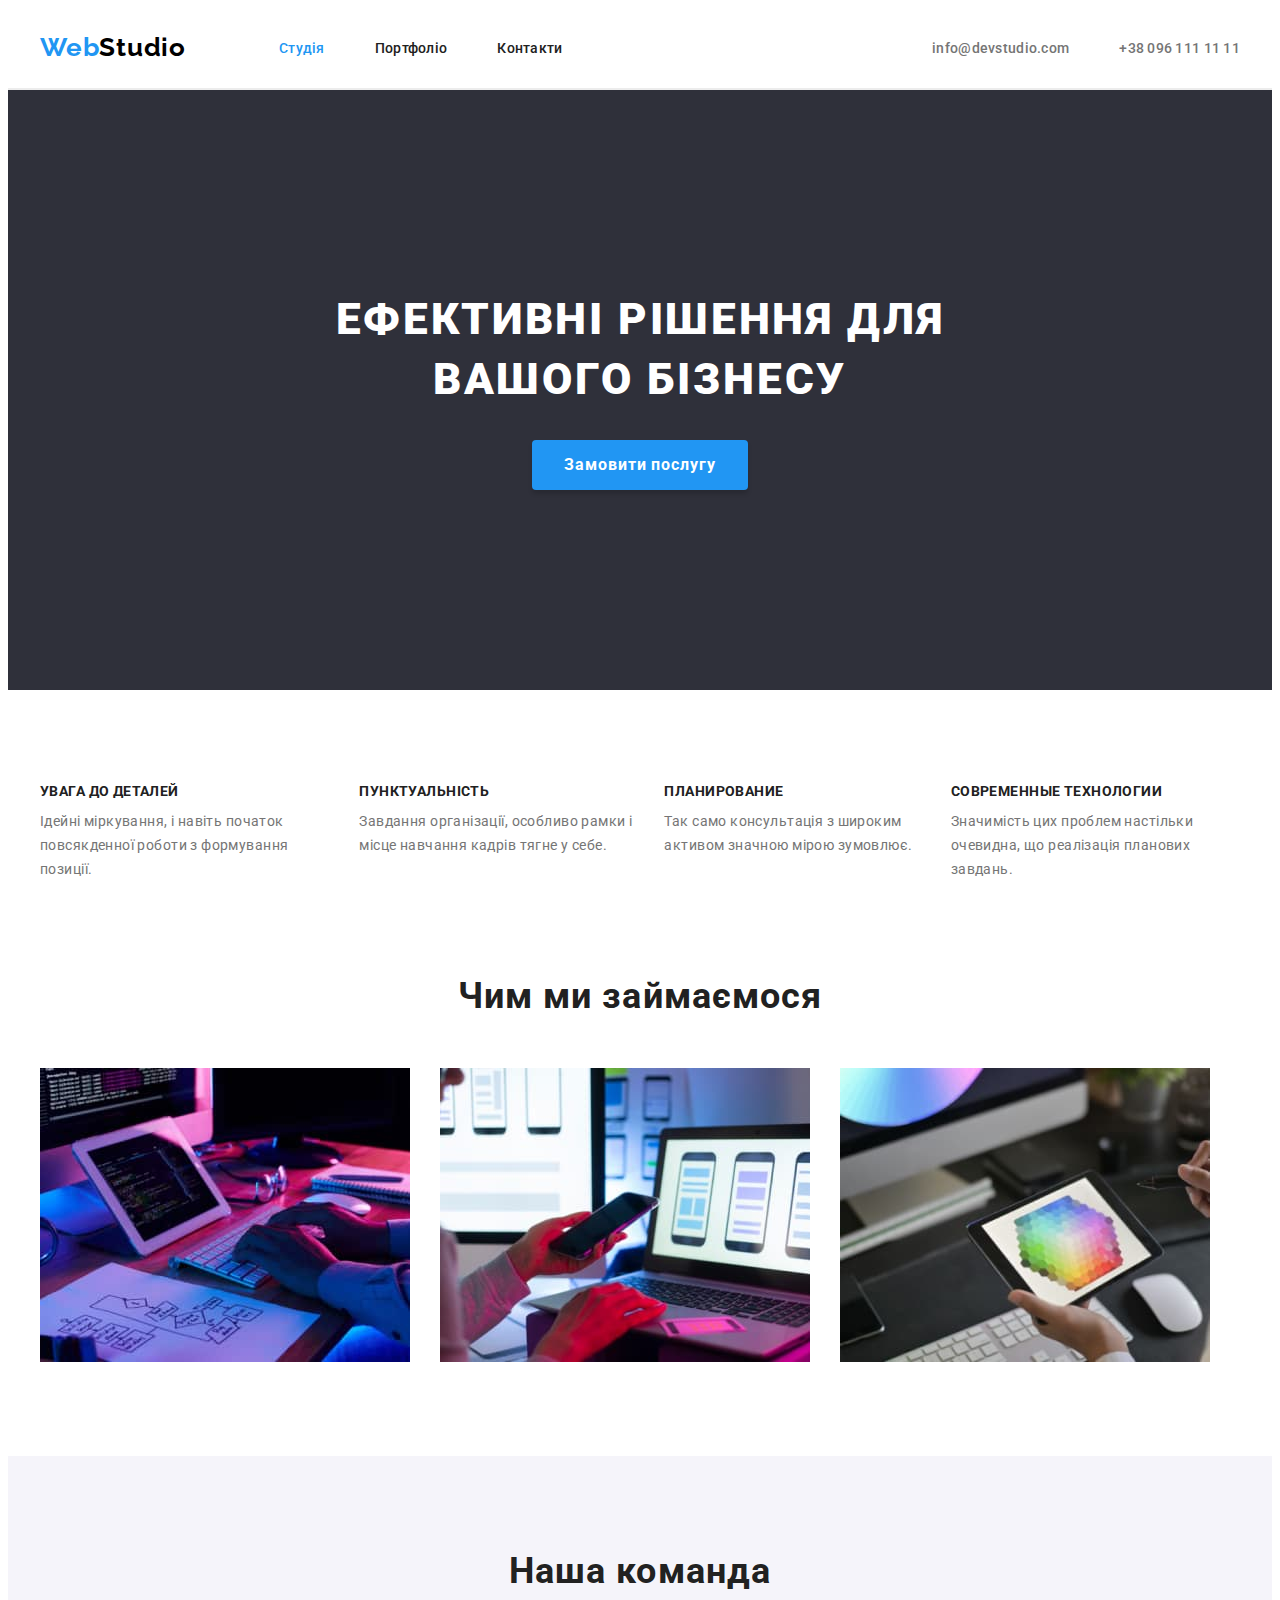
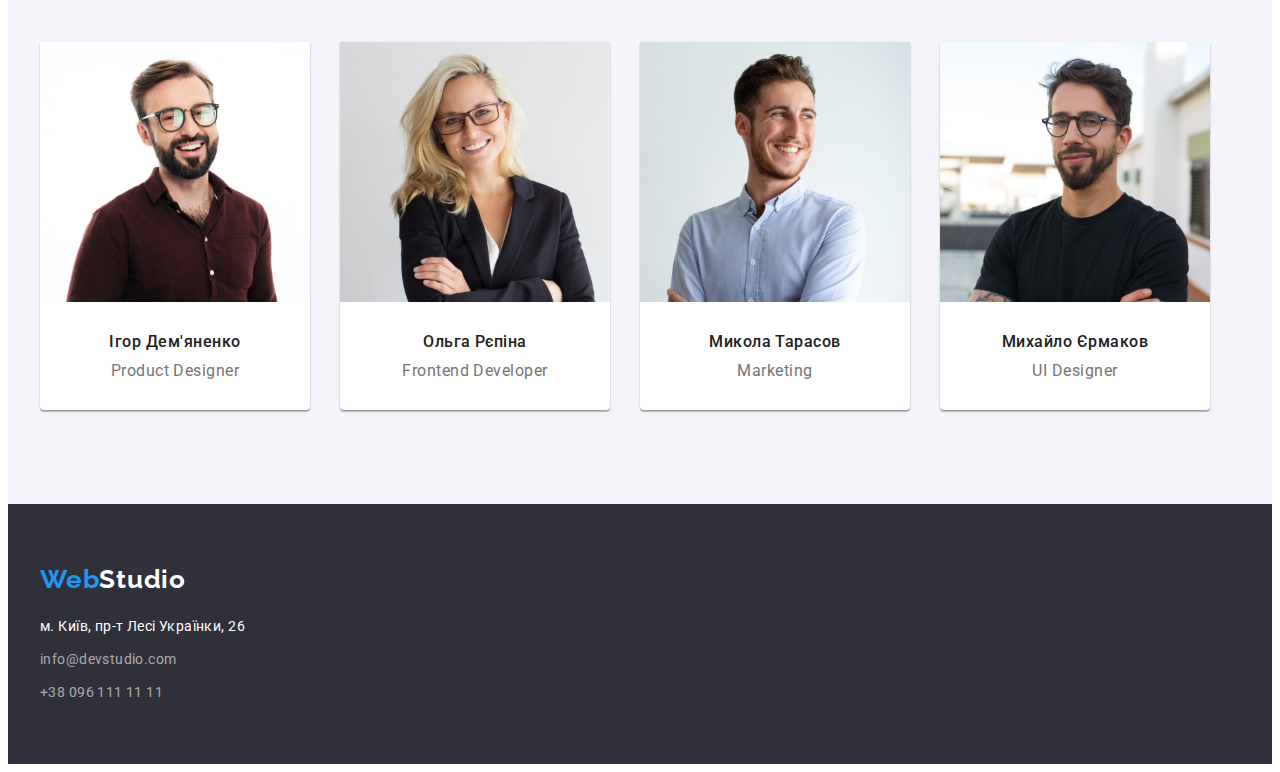
<file: index.html>
<!DOCTYPE html>
<html lang="ua">
	<head>
		<meta charset="UTF-8" />
		<meta http-equiv="X-UA-Compatible" content="IE=edge" />
		<meta name="viewport" content="width=device-width, initial-scale=1.0" />
		<title>WebStudio</title>
		<link rel="preconnect" href="https://fonts.googleapis.com" />
		<link rel="preconnect" href="https://fonts.gstatic.com" crossorigin />
		<link
			href="https://fonts.googleapis.com/css2?family=Raleway:wght@700&family=Roboto:wght@400;500;700;900&display=swap"
			rel="stylesheet"
		/>
		<link rel="stylesheet" href="https://cdnjs.cloudflare.com/ajax/libs/modern-normalize/1.1.0/modern-normalize.min.css" integrity="sha512-wpPYUAdjBVSE4KJnH1VR1HeZfpl1ub8YT/NKx4PuQ5NmX2tKuGu6U/JRp5y+Y8XG2tV+wKQpNHVUX03MfMFn9Q==" crossorigin="anonymous" referrerpolicy="no-referrer" />
		<link rel="stylesheet" href="./css/styles.css" />
	</head>

	<body>
		<header class="header">
			<div class="container header-flex">
				<nav class="header-nav">
					<a href="./index.html" class="logo">
						<span class="web-blue">Web</span><span class="studio-black">Studio</span>
					</a>
					<ul class="header-nav-list">
						<li class="nav-item"><a class="link" href="./index.html"><span class="current">Студія</span></a></li>
						<li class="nav-item"><a class="link" href="./portfolio.html">Портфоліо</a></li>
						<li class="nav-item"><a class="link" href="./contacts.html">Контакти</a></li>
					</ul>
				</nav>
				<ul class="header-contacts">
					<li class="header-mail"><a class="link" href="mailto:info@devstudio.com">info@devstudio.com</a></li>
					<li class="header-tel"><a class="link" href="tel:+380961111111">+38 096 111 11 11</a></li>
				</ul>
			</div>
		</header>

		<main class="studio">
			<section class="studio-hero">
				<div class="container">								
						<h1 class="studio-banner">Ефективні рішення для вашого бізнесу</h1>
						<button type="button" class="hero-button">Замовити послугу</button>
				</div>
			</section>
			<section class="studio-advantage section">
				<div class="container">
					<h2 class="advantage-banner">Преимущества</h2>
					<ul class="advantage-list">
						<li class="advantage-item">
							<h3 class="advantage-item-banner">Увага до деталей</h3>
							<p class="advantage-item-text">
								Ідейні міркування, і навіть початок повсякденної роботи з формування позиції.
							</p>
						</li>
						<li class="advantage-item">
							<h3 class="advantage-item-banner">Пунктуальність</h3>
							<p class="advantage-item-text">
								Завдання організації, особливо рамки і місце навчання кадрів тягне у себе.
							</p>
						</li>
						<li class="advantage-item">
							<h3 class="advantage-item-banner">Планирование</h3>
							<p class="advantage-item-text">
								Так само консультація з широким активом значною мірою зумовлює.
							</p>
						</li>
						<li class="advantage-item">
							<h3 class="advantage-item-banner">Современные технологии</h3>
							<p class="advantage-item-text">
								Значимість цих проблем настільки очевидна, що реалізація планових завдань.
							</p>
						</li>
					</ul>
				</div>
			</section>
			<section class="studio-act">
				<div class="container">
					<h2 class="act-banner">Чим ми займаємося</h2>
					<ul class="actions">
						<li class="act-type">
							<img src="./images/box1.jpg" alt="Вечерний офис" width="370" />
						</li>
						<li class="act-type">
							<img src="./images/box2.jpg" alt="Дневной офис" width="370" />
						</li>
						<li class="act-type">
							<img src="./images/box3.jpg" alt="Палитра цветов" width="370" />
						</li>
					</ul>
				</div>				
			</section>
			<section class="studio-team section">
				<div class="container">
					<h2 class="team-banner">Наша команда</h2>
					<ul class="team-list">
						<li class="team-item">
							<img src="images/face1.jpg" alt="Ігор Дем'яненко" width="270" />
							<h3 class="team-name">Ігор Дем'яненко</h3>
							<p lang="en" class="team-job">Product Designer</p>
						</li>
						<li class="team-item">
							<img src="images/face2.jpg" alt="Ольга Рєпіна" width="270" />
							<h3 class="team-name">Ольга Рєпіна</h3>
							<p lang="en" class="team-job">Frontend Developer</p>
						</li>
						<li class="team-item">
							<img src="images/face3.jpg" alt="Микола Тарасов" width="270" />
							<h3 class="team-name">Микола Тарасов</h3>
							<p lang="en" class="team-job">Marketing</p>
						</li>
						<li class="team-item">
							<img src="images/face4.jpg" alt="Михайло Єрмаков" width="270" />
							<h3 class="team-name">Михайло Єрмаков</h3>
							<p lang="en" class="team-job">UI Designer</p>
						</li>
					</ul>
				</div>
			</section>
		</main>

		<footer class="footer">
			<div class="container">
				<div class="footer-logo">
					<a href="./index.html">
						<span class="web-blue">Web</span><span class="studio-white">Studio</span>
					</a>
				</div>
				<address class="footer-address">
					<ul class="footer-address-list">
						<li class="address-map footer-item">
							<a
								class="map"
								href="https://goo.gl/maps/Ut4Wyp9AqgRRf6S79"
								target="_blank"
								rel="noopener noreferrer nofollow "
							>
								м. Київ, пр-т Лесі Українки, 26
							</a>
						</li>
						<li class="address-mail footer-item"><a href="mailto:info@devstudio.com">info@devstudio.com</a></li>
						<li class="address-tel footer-item"><a href="tel:+380961111111">+38 096 111 11 11</a></li>
					</ul>
				</address>
			</div>
		</footer>
	</body>
</html>
</file>
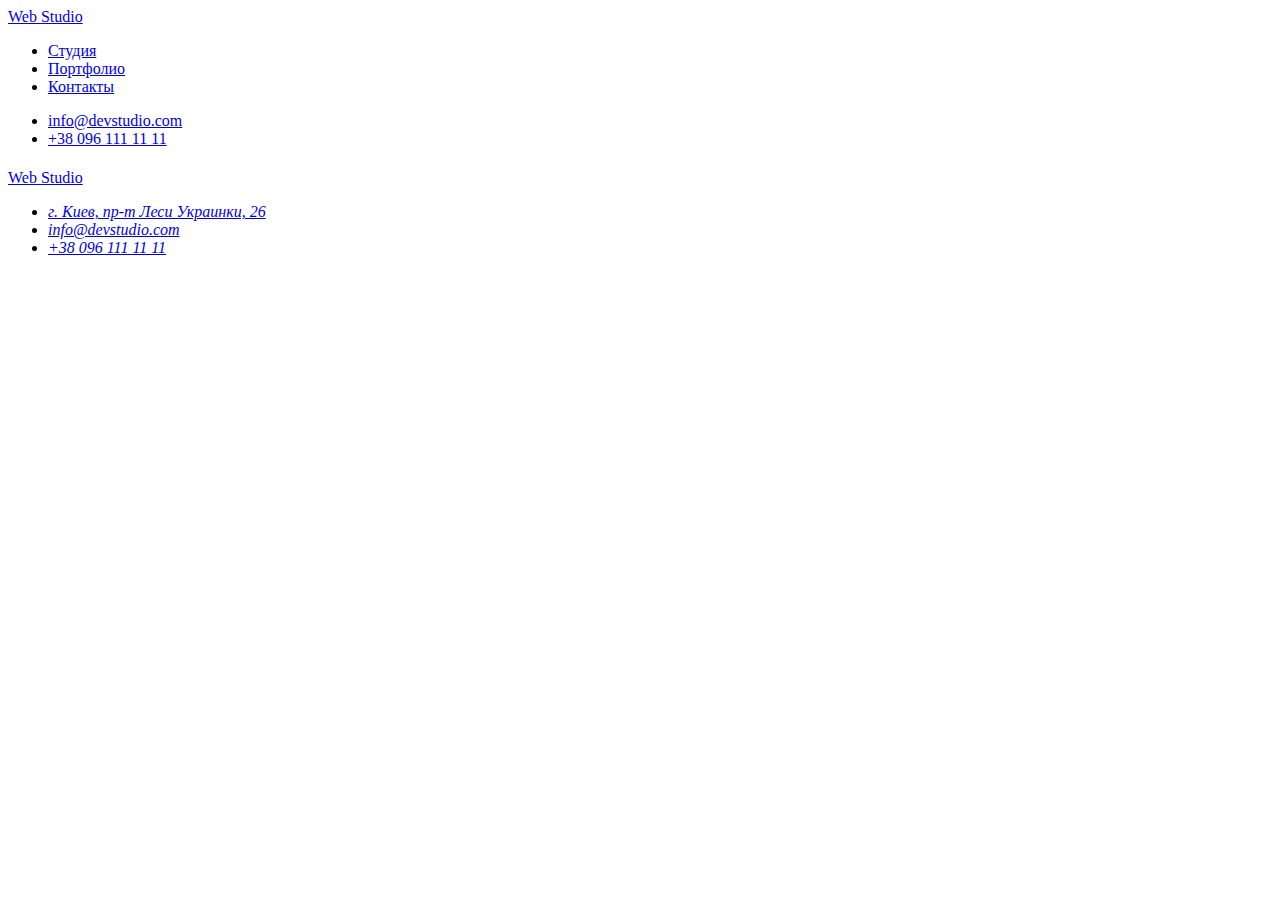
<file: contacts.html>
<!DOCTYPE html>
<html lang="ru">
	<head>
		<meta charset="UTF-8" />
		<meta http-equiv="X-UA-Compatible" content="IE=edge" />
		<meta name="viewport" content="width=device-width, initial-scale=1.0" />
		<title>WebStudio</title>
	</head>
	<body>
		<header>
			<nav>
				<a href="./index.html">
					<span>Web</span>
					<span>Studio</span>
				</a>
				<ul>
					<li><a href="./studio.html">Студия</a></li>
					<li><a href="./portfolio.html">Портфолио</a></li>
					<li><a href="./contacts.html">Контакты</a></li>
				</ul>
			</nav>
			<ul>
				<li><a href="mailto:info@devstudio.com">info@devstudio.com</a></li>
				<li><a href="tel:+380961111111">+38 096 111 11 11</a></li>
			</ul>
		</header>

		<main>
			<section>
				<h1></h1>
			</section>
		</main>

		<footer>
			<a href="./index.html">
				<span>Web</span>
				<span>Studio</span>
			</a>
			<address>
				<ul>
					<li>
						<a href="https://goo.gl/maps/Ut4Wyp9AqgRRf6S79" target="_blank" rel="noopener noreferrer nofollow ">
							г. Киев, пр-т Леси Украинки, 26
						</a>
					</li>
					<li><a href="mailto:info@devstudio.com">info@devstudio.com</a></li>
					<li><a href="tel:+380961111111">+38 096 111 11 11</a></li>
				</ul>
			</address>
		</footer>
	</body>
</html>
</file>
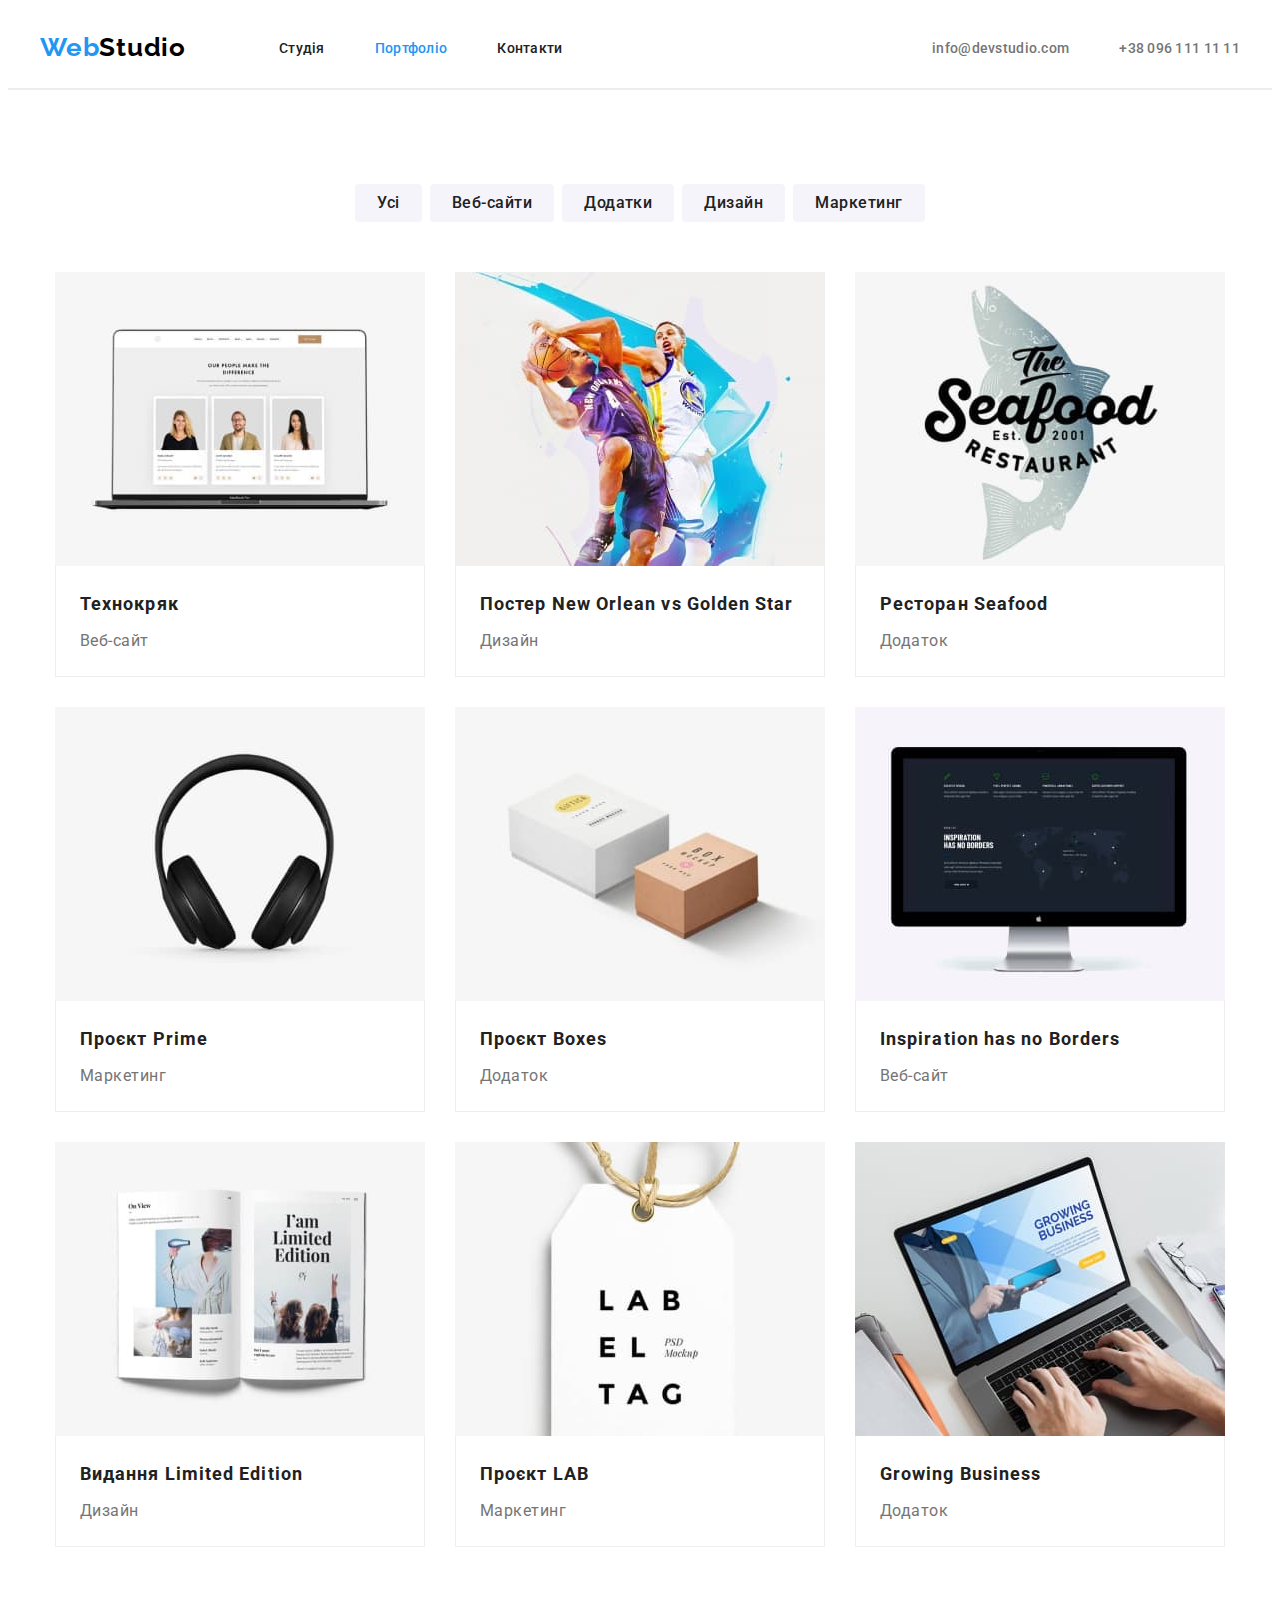
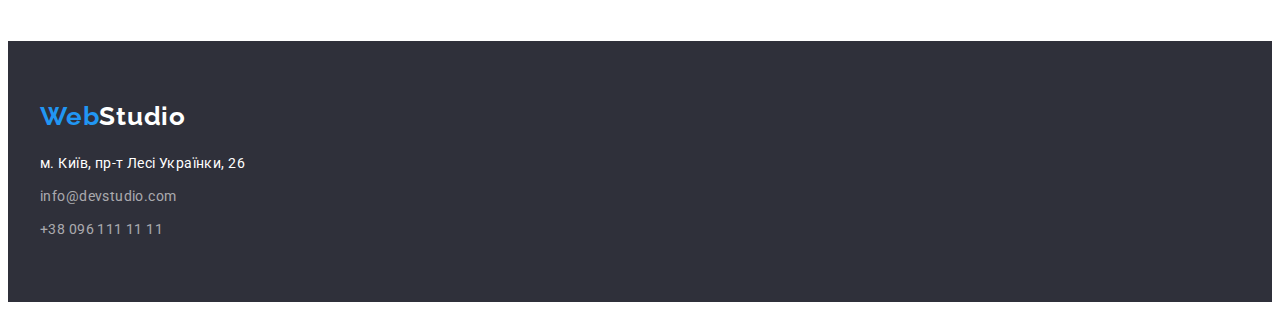
<file: portfolio.html>
<!DOCTYPE html>
<html lang="ua">
	<head>
		<meta charset="UTF-8" />
		<meta http-equiv="X-UA-Compatible" content="IE=edge" />
		<meta name="viewport" content="width=device-width, initial-scale=1.0" />
		<title>WebStudio</title>
		<link rel="preconnect" href="https://fonts.googleapis.com" />
		<link rel="preconnect" href="https://fonts.gstatic.com" crossorigin />
		<link
			href="https://fonts.googleapis.com/css2?family=Raleway:wght@700&family=Roboto:wght@400;500;700;900&display=swap"
			rel="stylesheet"
		/>
		<link rel="stylesheet" href="https://cdnjs.cloudflare.com/ajax/libs/modern-normalize/1.1.0/modern-normalize.min.css" integrity="sha512-wpPYUAdjBVSE4KJnH1VR1HeZfpl1ub8YT/NKx4PuQ5NmX2tKuGu6U/JRp5y+Y8XG2tV+wKQpNHVUX03MfMFn9Q==" crossorigin="anonymous" referrerpolicy="no-referrer" />
		<link rel="stylesheet" href="./css/styles.css" />
	</head>

	<body>
		<header class="header">
			<div class="container header-flex">
				<nav class="header-nav">
					<a href="./index.html" class="logo">
						<span class="web-blue">Web</span><span class="studio-black">Studio</span>
					</a>
					<ul class="header-nav-list">
						<li class="nav-item"><a class="link" href="./index.html">Студія</a></li>
						<li class="nav-item"><a class="link" href="./portfolio.html"><span class="current">Портфоліо</span></a></li>
						<li class="nav-item"><a class="link" href="./contacts.html">Контакти</a></li>
					</ul>
				</nav>
				<ul class="header-contacts">
					<li class="header-mail"><a class="link" href="mailto:info@devstudio.com">info@devstudio.com</a></li>
					<li class="header-tel"><a class="link" href="tel:+380961111111">+38 096 111 11 11</a></li>
				</ul>
			</div>
		</header>

		<main>
			<section class="portf section">
				<div class="container">
					<h1 class="portf-btn-banner">Типы проэктов</h1>
					<ul class="portf-btn-list">
						<li class="portf-btn-type"><button type="button">Усі</button></li>
						<li class="portf-btn-type"><button type="button">Веб-сайти</button></li>
						<li class="portf-btn-type"><button type="button">Додатки</button></li>
						<li class="portf-btn-type"><button type="button">Дизайн</button></li>
						<li class="portf-btn-type"><button type="button">Маркетинг</button></li>
					</ul>			
					
					<h2 class="portf-proj-banner">Последние проэкты</h2>
					<ul class="portf-proj-list">
						<li class="portf-proj">
							<img src="images/portfolio1.jpg" alt="Веб-сайт Технокряк" width="370" />
							<div class="proj-text">
								<h3 class="proj-name">Технокряк</h3>
								<p class="proj-type">Веб-сайт</p>
							</div>
						</li>
						<li class="portf-proj">
							<img src="images/portfolio2.jpg" alt="Дизайн постера New Orlean vs Golden Star" width="370" />
							<div class="proj-text">
								<h3 class="proj-name">Постер New Orlean vs Golden Star</h3>
								<p class="proj-type">Дизайн</p>
							</div>
						</li>
						<li class="portf-proj">
							<img src="images/portfolio3.jpg" alt="Приложение ресторана Seafood" width="370" />
							<div class="proj-text">
								<h3 class="proj-name">Ресторан Seafood</h3>
								<p class="proj-type">Додаток</p>
							</div>
						</li>
						<li class="portf-proj">
							<img src="images/portfolio4.jpg" alt="Маркетинговый проект Prime" width="370" />
							<div class="proj-text">
								<h3 class="proj-name">Проєкт Prime</h3>
								<p class="proj-type">Маркетинг</p>
							</div>
						</li>
						<li class="portf-proj">
							<img src="images/portfolio5.jpg" alt="Приложение проекта Boxes" width="370" />
							<div class="proj-text">
								<h3 class="proj-name">Проєкт Boxes</h3>
								<p class="proj-type">Додаток</p>
							</div>
						</li>
						<li class="portf-proj">
							<img src="images/portfolio6.jpg" alt="Веб-сайт Inspiration has no Borders" width="370" />
							<div class="proj-text">
								<h3 class="proj-name" lang="en">Inspiration has no Borders</h3>
								<p class="proj-type">Веб-сайт</p>
							</div>
						</li>
						<li class="portf-proj">
							<img src="images/portfolio7.jpg" alt="Дизайн издания Limited Edition" width="370" />
							<div class="proj-text">
								<h3 class="proj-name">Видання Limited Edition</h3>
								<p class="proj-type">Дизайн</p>
							</div>
						</li>
						<li class="portf-proj">
							<img src="images/portfolio8.jpg" alt="Маркетинговый проект LAB" width="370" />
							<div class="proj-text">
								<h3 class="proj-name">Проєкт LAB</h3>
								<p class="proj-type">Маркетинг</p>
							</div>
						</li>
						<li class="portf-proj">
							<img src="images/portfolio9.jpg" alt="Приложение Growing Business" width="370" />
							<div class="proj-text">
								<h3 class="proj-name" lang="en">Growing Business</h3>
								<p class="proj-type">Додаток</p>
							</div>
						</li>
					</ul>
				</div>
			</section>
		</main>

		<footer class="footer">
			<div class="container">
				<div class="footer-logo">
					<a href="./index.html">
						<span class="web-blue">Web</span><span class="studio-white">Studio</span>
					</a>
				</div>
				<address class="footer-address">
					<ul class="footer-address-list">
						<li class="address-map footer-item">
							<a
								class="map"
								href="https://goo.gl/maps/Ut4Wyp9AqgRRf6S79"
								target="_blank"
								rel="noopener noreferrer nofollow "
							>
								м. Київ, пр-т Лесі Українки, 26
							</a>
						</li>
						<li class="address-mail footer-item"><a href="mailto:info@devstudio.com">info@devstudio.com</a></li>
						<li class="address-tel footer-item"><a href="tel:+380961111111">+38 096 111 11 11</a></li>
					</ul>
				</address>
			</div>
		</footer>
	</body>
</html>
</file>
<file: css/styles.css>
/*-------------------GENERAL---------------*/
:root {
	--accent-color:  #2196f3;
}

p, h1, h2, h3, h4, h5, h6 {
	margin: 0;
}

ul, ol {
	margin: 0;
	padding-left: 0;
}


button {
	cursor: pointer;
}

body {
	font-family: "Roboto", sans-serif;
	color: #000000;
}

.header a,
.footer a {
	text-decoration: none;
	font-style: normal;
}

.header-nav-list,
.header-contacts,
.footer-address-list {
	list-style: none;
}

.container {
	
	max-width: 1200px;
	margin-left: auto;
	margin-right: auto;
	padding-left: 15px;
	padding-right: 15px;
	
}

.current {
	color: var(--accent-color);
}

.section{
	padding-top: 94px;
	padding-bottom: 94px;
}

img{
	display: block;
	max-width: 100%;
	height: auto;
}
/*-------------------START---------------*/
.header{
	border-width: 0px 0px 2px;
	border-color: #ECECEC;
	border-style: solid;
	padding-top: 24px;
	padding-bottom: 25px;
}

.header-flex{
	display: flex;
	align-items: center;
}
.header-nav{
	display: flex;
}
.header-nav-list{
	display: flex;
	margin-left: 93px;
	align-items: center;
}
.header-contacts{
	display: flex;
}

.web-blue,
.studio-black,
.studio-white {
	font-family: Raleway;
	font-style: normal;
	font-weight: 700;
	font-size: 26px;
	line-height: 1.19;
	letter-spacing: 0.03em;
}

.studio-black {
	color: #000000;
}
.web-blue {
	color: var(--accent-color);
}
.studio-white {
	color: #ffffff;
}

.nav-item,
.header-mail,
.header-tel {
	margin-right: 50px;	
}
.nav-item:last-child,
.header-tel {
	margin-right: 0;
}

.link {
	padding: 0px;
}
.footer {
	background-color: #2F303A;
	padding-bottom: 60px;
	padding-top: 60px;
}

.header-nav-list a {
	font-style: normal;
	font-weight: 500;
	font-size: 14px;
	line-height: 1.14;
	letter-spacing: 0.02em;
	color: #212121;
	padding-top: 15px;
	padding-bottom: 15px;
}
.header-nav-list a:hover,
.header-nav-list a:focus {
	color: var(--accent-color);
	cursor: pointer;
}

.header-contacts a {
	font-style: normal;
	font-weight: 500;
	font-size: 14px;
	line-height: 1.14;
	letter-spacing: 0.02em;
	color: #757575;
	padding-top: 20px;
	padding-bottom: 20px;
}
.header-contacts a:hover,
.header-contacts a:focus {
	color: var(--accent-color);
	cursor: pointer;
}
.header-contacts {
	margin-left: auto;
	/*.header-nav {margin-right: auto;}? **/
}

.address-map a,
.address-mail a,
.address-tel a {
	font-weight: 400;
	font-size: 14px;
	line-height: 1.71;
	letter-spacing: 0.03em;
	color: #ffffff;
	cursor: pointer;
}

.address-mail a,
.address-tel a {
	color: rgba(255, 255, 255, 0.6);
}

.footer-address-list a:hover,
.footer-address-list a:focus {
	color: var(--accent-color);
	cursor: pointer;
}

.footer-logo {
	margin-bottom: 20px;
}

.footer-item {
	margin-bottom: 9px;
}
.footer-item:last-child{
	margin-bottom: 0;
}
/*-----------------MAIN STUDIO-----------------*/
/*-----------------HERO-----------------*/
.studio-hero {
	background-color: #2F303A;
	padding-top: 200px;
	padding-bottom: 200px;
}

.studio-banner {	
	font-weight: 900;
	font-size: 44px;
	line-height: 1.36;
	text-align: center;
	letter-spacing: 0.06em;
	text-transform: uppercase;
	color: #ffffff;
	max-width: 696px;
	margin: 0px auto 30px;
}

.hero-button {
	font-family: inherit;
	font-style: normal;
	font-weight: 700;
	font-size: 16px;
	line-height: 1.88;
	display: flex;
	align-items: center;
	text-align: center;
	letter-spacing: 0.06em;
	color: #ffffff;
	background: var(--accent-color);
	box-shadow: 0px 4px 4px rgba(0, 0, 0, 0.15);
	border-radius: 4px;
	padding: 10px 32px;
	border-style:none;
	margin-right: auto;
	margin-left: auto;
}
.hero-button:hover,
.hero-button:focus {
	background-color: #188CE8;
}

.advantage-banner {
	display: none;
}


.advantage-list {
	list-style: none;
	display: flex;
}

.advantage-item {
	margin-left: 15px;
	margin-right: 15px;
}
.advantage-item:first-child {
	margin-left: 0;
}
.advantage-item:last-child {
	margin-right: 0;
}

.advantage-item-banner {
	font-weight: 700;
	font-size: 14px;
	line-height: 1.14;
	letter-spacing: 0.03em;
	text-transform: uppercase;
	color: #212121;
	margin-bottom: 10px;
}

.advantage-item-text {
	font-weight: 400;
	font-size: 14px;
	line-height: 1.71;
	letter-spacing: 0.03em;
	color: #757575;
}

/*-----------------ACT + TEAM-----------------*/

.act-banner,
.team-banner {
	font-weight: 700;
	font-size: 36px;
	line-height: 1.17;
	letter-spacing: 0.03em;
	color: #212121;
	text-align: center;
}

.act-banner {
	margin-bottom: 50px;	
}

.act-type {
	margin-right: 30px;
}
.act-type:last-child {
	margin-right: 0;
}

.actions,
.team-list {
	list-style: none;
	display: flex;
	
}

.studio-act {
	padding-bottom: 94px;
}

.studio-team {
	background: #F5F4FA;
}

.team-banner {
	margin-bottom: 50px;
}


.team-job {
	font-weight: 400;
	color: #757575;
}

.team-item {
	background: #ffffff;
	box-shadow: 0px 1px 3px rgba(0, 0, 0, 0.12), 0px 1px 1px rgba(0, 0, 0, 0.14), 0px 2px 1px rgba(0, 0, 0, 0.2);
	border-radius: 0px 0px 4px 4px;
	width: 270px;
	margin: 0px 15px;
}
.team-item:hover,
.team-item:focus {
	filter: drop-shadow(0px 4px 4px rgba(0, 0, 0, 0.25));
	cursor: pointer;
}
.team-item:first-child{
	margin-left: 0;
}
.team-item:last-child{
	margin-right: 0;
}
.team-name {
	font-weight: 500;
	font-size: 16px;
	line-height: 1.19;
	text-align: center;
	letter-spacing: 0.03em;
	color: #212121;
	padding-top: 30px;
	margin-bottom: 10px;
}

.team-job {
	font-style: normal;
	font-weight: 400;
	font-size: 16px;
	line-height: 1.19;
	text-align: center;
	letter-spacing: 0.03em;
	color: #757575;
	padding-bottom: 30px;
}

/*-------------PORTFOLIO--------------*/

.portf-btn-banner,
.portf-proj-banner {
	display: none;
}
.portf-btn-list,
.portf-proj-list {
	list-style: none;
	display: flex;
	justify-content: center;
	flex-wrap: wrap;
}

.portf-proj-list {
	margin-top: -15px;
	margin-bottom: -15px;
}

.portf-btn-list {
	margin-bottom: 50px;
}
/*-------------BUTTONS--------------*/

.portf-btn-type{
	margin-right: 8px;
}
.portf-btn-type:last-child{
	margin-right: 0;
}

.portf-btn-type button {
	font-family: inherit;
	font-style: normal;
	font-weight: 500;
	font-size: 16px;
	line-height: 1.63;
	text-align: center;
	letter-spacing: 0.03em;
	color: #212121;
	background: #f5f4fa;
	border-radius: 4px;
	border: 0px;
	padding: 6px 22px;
}

.portf-btn-type button:hover,
.portf-btn-type button:focus {
		color: #ffffff;
	background: var(--accent-color);
}


/*-------------LAST PROJECTS--------------*/
.portf-proj {
	background: #ffffff;	
	width: 370px;
	margin: 15px;
}
.portf-proj:hover,
.portf-proj:focus {
	filter: drop-shadow(0px 4px 4px rgba(0, 0, 0, 0.25));
	cursor: pointer;
}
.portf-proj:nth-child(3n+1) {
	margin-left: 0;
}
.portf-proj:nth-child(3n+3) {
	margin-right: 0;
} 

.proj-name {
	font-weight: 700;
	font-size: 18px;
	line-height: 2;
	letter-spacing: 0.06em;
	color: #212121;
	margin-bottom: 4px;
	}

.proj-type {
	font-weight: 400;
	font-size: 16px;
	line-height: 1.88;
	letter-spacing: 0.03em;
	color: #757575;
	}
.proj-text {
	padding: 20px 24px;
	background: #FFFFFF;
	border-right: 1px solid #EEEEEE;
	border-bottom: 1px solid #EEEEEE;
	border-left: 1px solid #EEEEEE;
}
</file>
